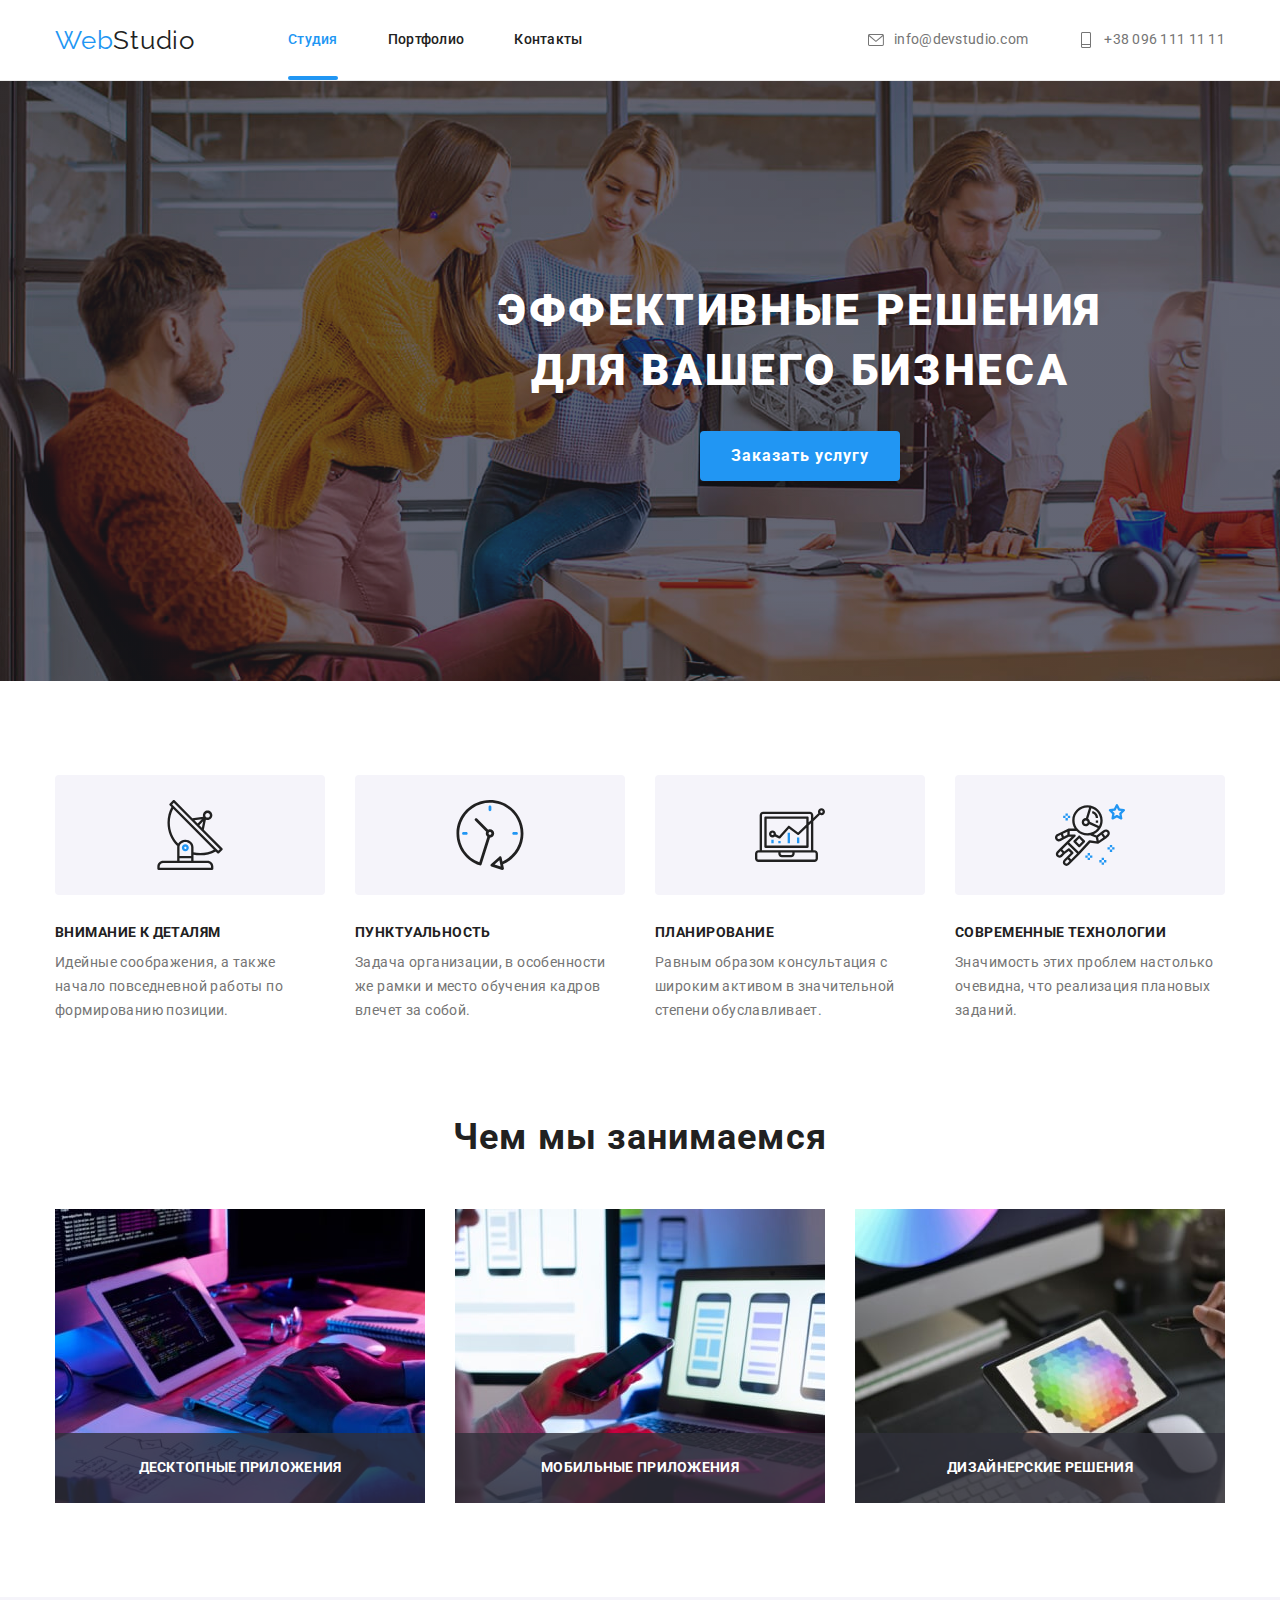
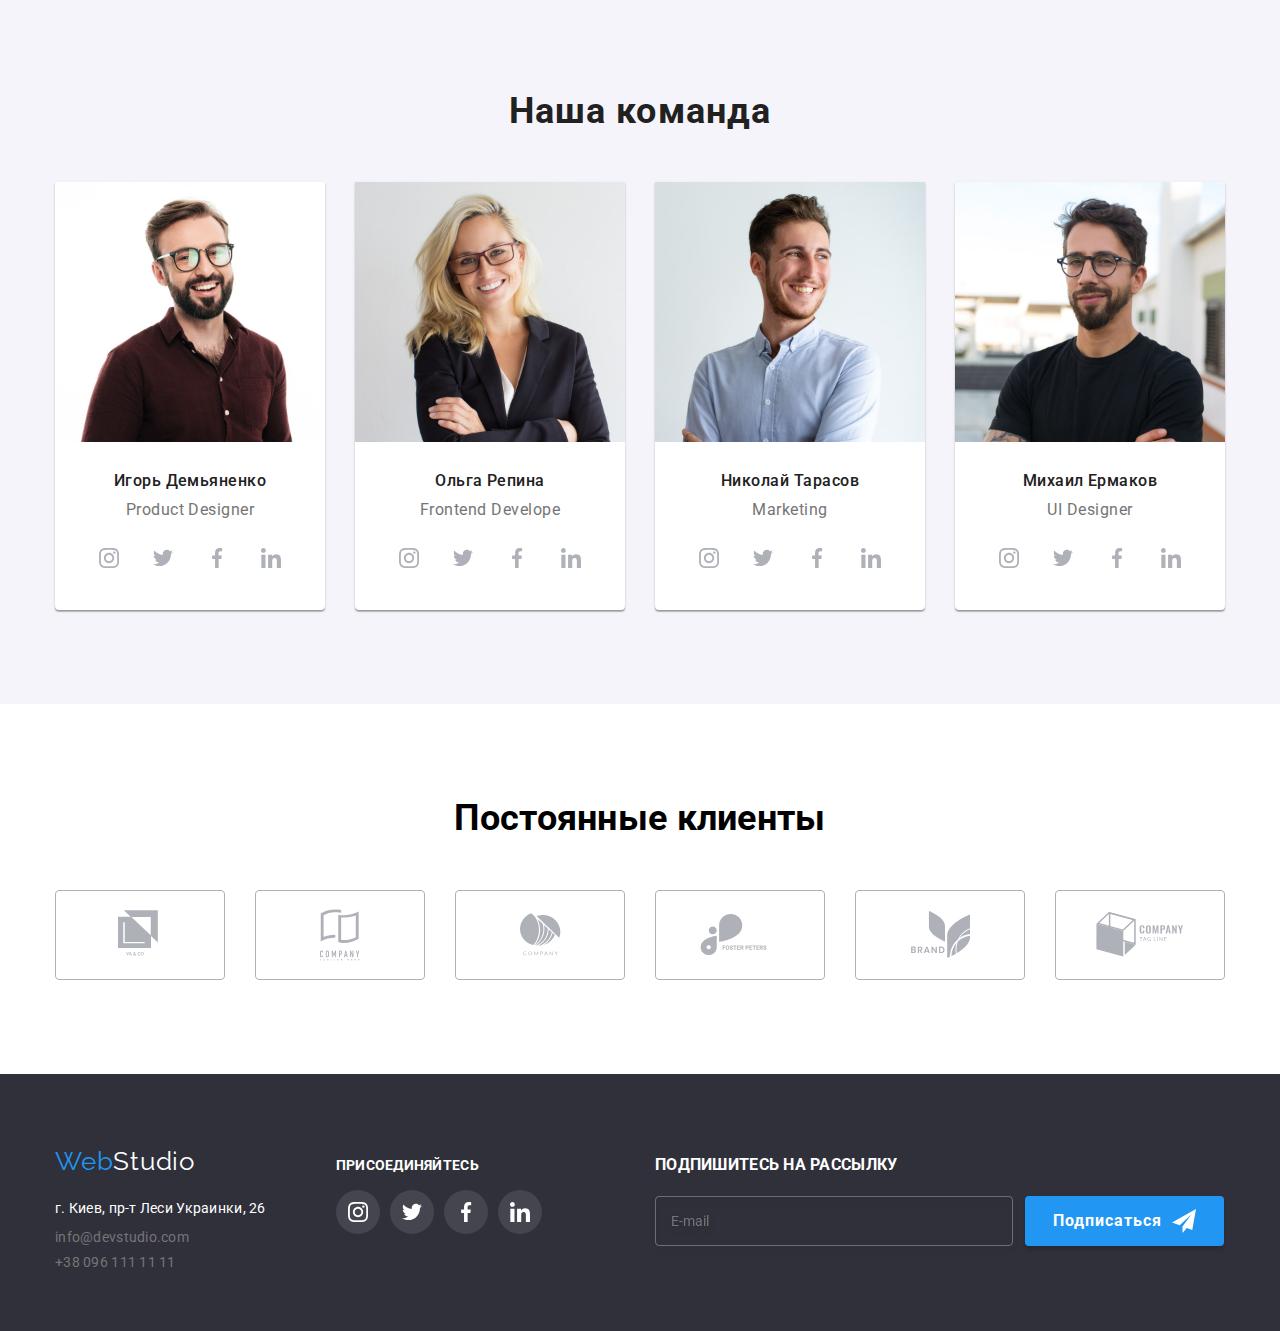
<file: index.html>
<!DOCTYPE html>
<html lang="ru">

<head>
    <meta charset="UTF-8" />
    <meta name="viewport" content="width=device-width, initial-scale=1.0" />
    <title>Git rules</title>
    <link rel="stylesheet" href="https://cdnjs.cloudflare.com/ajax/libs/modern-normalize/1.0.0/modern-normalize.css" />
    <link rel="preconnect" href="https://fonts.gstatic.com" />
    <link
        href="https://fonts.googleapis.com/css2?family=Raleway:wght@700&family=Roboto:wght@400;500;700;900&display=swap"
        rel="stylesheet" />
    <link rel="stylesheet" href="./css/style.css" />
    <link rel="preconnect" href="https://fonts.gstatic.com" />
</head>

<body>
    <!--Шапка-->

    <header class="header">
        <div class="container">
            <nav class="list-nav">
                <a href="index.html" class="WebStudio">Web<span class="Studio-">Studio</span></a>
                <ul class="list-no-style-nav">
                    <li class="item">
                        <a href="" class="studio">Студия
                            <div class="border"></div>
                        </a>
                    </li>
                    <li class="item">
                        <a href="portfolio.html" class="portfolio">Портфолио
                            <div class="border"></div>
                        </a>
                    </li>
                    <li class="item">
                        <a href="" class="contact">Контакты
                            <div class="border"></div>
                        </a>
                    </li>
                </ul>
            </nav>

            <ul class="mailtel">
                <li class="item">
                    <a href="mailto:info@devstudio.com" class="mailto"  target="blank">info@devstudio.com

                        <svg width="16px" height="16px" class="envelope">
                            <use href="./sprite.svg#icon-envelope"></use>
                        </svg>
                        <div class="border"></div>
                    </a>
                </li>

                <li class="item">
                    <a href="tel:380961111111" class="tel">+38 096 111 11 11
                        <svg width="16" height="16" class="Vector">
                            <use href="./sprite.svg#icon-Vector"></use>
                        </svg>
                        <div class="border"></div>
                    </a>
                </li>
            </ul>
        </div>
    </header>

    <main>
        <!--Эффективные решения для вашего бизнеса-->

        <section class="effect">
            <div class="effect-container">
                <h1 class="business">
                    Эффективные решения <br />
                    для вашего бизнеса
                </h1>
                <button type="button" class="button" data-modal-open>
                    Заказать услугу
                </button>
            </div>
        </section>

        <!--Задачи-->
        <section class="tasks">
            <div class="container">
                <h2 class="task">Задачи</h2>

                <ul class="list-no-style-tasks">
                    <li class="tasks-heading">
                        <div class="icon">
                            <svg width="70" height="70" class="antenna">
                                <use href="./sprite.svg#icon-antenna"></use>
                            </svg>
                        </div>
                        <h3>ВНИМАНИЕ К ДЕТАЛЯМ</h3>
                        <p>
                            Идейные соображения, а также начало повседневной
                            работы по формированию позиции.
                        </p>
                    </li>
                    <li class="tasks-heading">
                        <div class="icon">
                            <svg width="70" height="70">
                                <use href="./sprite.svg#icon-clock"></use>
                            </svg>
                        </div>
                        <h3>ПУНКТУАЛЬНОСТЬ</h3>
                        <p>
                            Задача организации, в особенности же рамки и
                            место обучения кадров влечет за собой.
                        </p>
                    </li>
                    <li class="tasks-heading">
                        <div class="icon">
                            <svg width="70" height="70">
                                <use href="./sprite.svg#icon-diagram"></use>
                            </svg>
                        </div>
                        <h3>ПЛАНИРОВАНИЕ</h3>
                        <p>
                            Равным образом консультация с широким активом в
                            значительной степени обуславливает.
                        </p>
                    </li>
                    <li class="tasks-heading">
                        <div class="icon">
                            <svg width="70" height="70">
                                <use href="./sprite.svg#icon-astronaut"></use>
                            </svg>
                        </div>
                        <h3>СОВРЕМЕННЫЕ ТЕХНОЛОГИИ</h3>
                        <p>
                            Значимость этих проблем настолько очевидна, что
                            реализация плановых заданий.
                        </p>
                    </li>
                </ul>
            </div>
        </section>

        <!---Чем мы занимаемся-->
        <section class="img-list">
            <div class=" container ">
                <h2 class="img">Чем мы занимаемся</h2>
                <ul class="list-no-style-img">
                    <li>
                        <div class="thumb">
                            <img src="./img/img.jpg" alt="IT Картинкка" width="370" title="IT Картинкка" />
                            <div class="thumb-label">
                                <h3 class="label">ДЕСКТОПНЫЕ ПРИЛОЖЕНИЯ</h3>
                            </div>
                        </div>
                    </li>
                    <li>
                        <div class="thumb">
                            <img src="./img/img(1).jpg" alt="IT Картинкка" width="370" title="IT Картинкка" />
                            <div class="thumb-label">
                                <h3 class="label">МОБИЛЬНЫЕ ПРИЛОЖЕНИЯ</h3>
                            </div>
                        </div>
                    </li>
                    <li>
                        <div class="thumb">
                            <img src="./img/img(2).jpg" alt="IT Картинкка" width="370" title="IT Картинкка" />
                            <div class="thumb-label">
                                <h3 class="label">ДИЗАЙНЕРСКИЕ РЕШЕНИЯ</h3>
                            </div>
                        </div>
                    </li>
                </ul>
            </div>
        </section>

        <!--Наша команда-->
        <section class="team">
            <div class="container">
                <h2>Наша команда</h2>
                <ul class="list-no-style-team">
                    <li class="img-team">
                        <img src="./img/Игорь.jpg" alt="Игорь Демьяненко" width="270" title="Игорь Демьяненко" />
                        <div class="img-container">
                            <h3>Игорь Демьяненко</h3>
                            <p>Product Designer</p>
                            <ul class="networks">
                                <li>
                                    <a href="" class="instagram">
                                        <svg class="icon-instagram">
                                            <use href="./sprite.svg#icon-instagram"></use>
                                        </svg>
                                    </a>
                                </li>
                                <li>
                                    <a href="" class="twitter">
                                        <svg class="icon-twitter">
                                            <use href="./sprite.svg#icon-twitter"></use>
                                        </svg>
                                    </a>
                                </li>
                                <li>
                                    <a href="" class="facebook">
                                        <svg class="icon-facebook">
                                            <use href="./sprite.svg#icon-facebook"></use>
                                        </svg>
                                    </a>
                                </li>
                                <li>
                                    <a href="" class="linkedin">
                                        <svg class="icon-linkedin">
                                            <use href="./sprite.svg#icon-linkedin"></use>
                                        </svg>
                                    </a>
                                </li>
                            </ul>
                        </div>
                    </li>
                    <li class="img-team">
                        <img src="./img/Ольга.jpg" alt="Ольга Репина" width="270" title="Ольга Репина" />
                        <div class="img-container">
                            <h3>Ольга Репина</h3>
                            <p>Frontend Develope</p>
                            <ul class="networks">
                                <li>
                                    <a href="" class="instagram">
                                        <svg class="icon-instagram">
                                            <use href="./sprite.svg#icon-instagram"></use>
                                        </svg>
                                    </a>
                                </li>
                                <li>
                                    <a href="" class="twitter">
                                        <svg class="icon-twitter">
                                            <use href="./sprite.svg#icon-twitter"></use>
                                        </svg>
                                    </a>
                                </li>
                                <li>
                                    <a href="" class="facebook">
                                        <svg class="icon-facebook">
                                            <use href="./sprite.svg#icon-facebook"></use>
                                        </svg>
                                    </a>
                                </li>
                                <li>
                                    <a href="" class="linkedin">
                                        <svg class="icon-linkedin">
                                            <use href="./sprite.svg#icon-linkedin"></use>
                                        </svg>
                                    </a>
                                </li>
                            </ul>
                        </div>
                    </li>
                    <li class="img-team">
                        <img src="./img/Николай.jpg" alt="Николай Тарасов" width="270" title="Николай Тарасов" />
                        <div class="img-container">
                            <h3>Николай Тарасов</h3>
                            <p><span>Marketing</span></p>
                            <ul class="networks">
                                <li>
                                    <a href="" class="instagram">
                                        <svg class="icon-instagram">
                                            <use href="./sprite.svg#icon-instagram"></use>
                                        </svg>
                                    </a>
                                </li>
                                <li>
                                    <a href="" class="twitter">
                                        <svg class="icon-twitter">
                                            <use href="./sprite.svg#icon-twitter"></use>
                                        </svg>
                                    </a>
                                </li>
                                <li>
                                    <a href="" class="facebook">
                                        <svg class="icon-facebook">
                                            <use href="./sprite.svg#icon-facebook"></use>
                                        </svg>
                                    </a>
                                </li>
                                <li>
                                    <a href="" class="linkedin">
                                        <svg class="icon-linkedin">
                                            <use href="./sprite.svg#icon-linkedin"></use>
                                        </svg>
                                    </a>
                                </li>
                            </ul>
                        </div>
                    </li>
                    <li class="img-team">
                        <img src="./img/Михаил.jpg" alt="Михаил Ермаков" width="270" title="Михаил Ермаков" />
                        <div class="img-container">
                            <h3>Михаил Ермаков</h3>
                            <p>UI Designer</p>
                            <ul class="networks">
                                <li>
                                    <a href="" class="instagram">
                                        <svg class="icon-instagram">
                                            <use href="./sprite.svg#icon-instagram"></use>
                                        </svg>
                                    </a>
                                </li>
                                <li>
                                    <a href="" class="twitter">
                                        <svg class="icon-twitter">
                                            <use href="./sprite.svg#icon-twitter"></use>
                                        </svg>
                                    </a>
                                </li>
                                <li>
                                    <a href="" class="facebook">
                                        <svg class="icon-facebook">
                                            <use href="./sprite.svg#icon-facebook"></use>
                                        </svg>
                                    </a>
                                </li>
                                <li>
                                    <a href="" class="linkedin">
                                        <svg class="icon-linkedin">
                                            <use href="./sprite.svg#icon-linkedin"></use>
                                        </svg>
                                    </a>
                                </li>
                            </ul>
                        </div>
                    </li>
                </ul>
            </div>
        </section>

        <section class="clients">
            <h2>Постоянные клиенты</h2>
                <ul class="clients-company">
                    <li>
                        <a href="" class="logo">
                            <svg class="icon-logo1">
                                <use href="./sprite.svg#icon-logo1"></use>
                            </svg>
                        </a>
                    </li>
                    <li>
                        <a href="" class="logo">
                            <svg class="icon-logo2">
                                <use href="./sprite.svg#icon-logo2"></use>
                            </svg>
                        </a>
                    </li>
                    <li>
                        <a href="" class="logo">
                            <svg class="icon-logo3">
                                <use href="./sprite.svg#icon-logo3"></use>
                            </svg>
                        </a>
                    </li>
                    <li>
                        <a href="" class="logo">
                            <svg class="icon-logo4">
                                <use href="./sprite.svg#icon-logo4"></use>
                            </svg>
                        </a>
                    </li>
                    <li>
                        <a href="" class="logo">
                            <svg class="icon-logo5">
                                <use href="./sprite.svg#icon-logo5"></use>
                            </svg>
                        </a>
                    </li>
                    <li>
                        <a href="" class="logo">
                            <svg class="icon-logo6">
                                <use href="./sprite.svg#icon-logo6"></use>
                            </svg>
                        </a>
                    </li>
                </ul>
        </section>
    </main>

    <!--Футер-->
    <footer class="footer">
        <div class="container">
            <div>
                <a href="index.html" class="WebStudios">Web<span class="Studio">Studio</span></a>
                <address>г. Киев, пр-т Леси Украинки, 26</address>
                <ul class="mailtel-list">
                    <li>
                        <a href="mailto:info@devstudio.com" class="mailtel-a" target="_blank">info@devstudio.com</a>
                    </li>
                    <li>
                        <a href="tel:380961111111" class="mailtel-b">+38 096 111 11 11</a>
                    </li>
                </ul>
            </div>

            <div class="social">
                <h3>ПРИСОЕДИНЯЙТЕСЬ</h3>
                <ul class="networks">
                    <li>
                        <a href="" class="footer-instagram">
                            <svg class="icon-instagram">
                                <use href="./sprite.svg#icon-instagram"></use>
                            </svg>
                        </a>
                    </li>
                    <li>
                        <a href="" class="footer-twitter">
                            <svg class="icon-twitter">
                                <use href="./sprite.svg#icon-twitter"></use>
                            </svg>
                        </a>
                    </li>
                    <li>
                        <a href="" class="footer-facebook">
                            <svg class="icon-facebook">
                                <use href="./sprite.svg#icon-facebook"></use>
                            </svg>
                        </a>
                    </li>
                    <li>
                        <a href="" class="footer-linkedin">
                            <svg class="icon-linkedin">
                                <use href="./sprite.svg#icon-linkedin"></use>
                            </svg>
                        </a>
                    </li>
                </ul>
            </div>
            <div class="footer-mail">
                <h3>ПОДПИШИТЕСЬ НА РАССЫЛКУ</h3>
                <form class="form-mailing">
                    <input type="email" name="mail" id="mail-footer" placeholder="E-mail" />
                    <label for="mail"></label>
                    <button type="submit" class="btn-sent">
                        Подписаться
                        <svg width="24" height="24">
                            <use href="./sprite.svg#icon-telegram"></use>
                        </svg>
                    </button>
                </form>
            </div>
        </div>
    </footer>

    
    <div class="backdrop is-hidden" data-modal>
        <div class="modal">
            <button type="button" class="modal-close-btn" data-modal-close>
                <svg width="30" height="30">
                    <use href="./sprite.svg#icon-close"></use>
                </svg>
            </button>
            <form class="modal-form">
                <h3>Оставьте свои данные, мы вам перезвоним</h3>
                <div class="form-field">
                    <label for="name">Имя</label>
                    <input type="text" name="name" id="name" autofocus />
                    <svg width="13" height="13">
                        <use href="./sprite.svg#icon-people"></use>
                    </svg>
                </div>
                <div class="form-field">
                    <label for="tel">Телефон</label>
                    <input type="tel" name="tel" id="tel" />
                    <svg width="13" height="13">
                        <use href="./sprite.svg#icon-telephone"></use>
                    </svg>
                </div>
                <div class="form-field">
                    <label for="mail">Почта</label>
                    <input type="email" name="mail" id="mail" />
                    <svg width="13" height="13">
                        <use href="./sprite.svg#icon-mail"></use>
                    </svg>
                </div>
                <div class="form-field">
                    <label for="comment">Комментарий </label>
                    <textarea name="comment" id="comment" rows="5" placeholder="Введите текст"></textarea>
                </div>
                <div class="form-field ch-box">
                    <label for="policy">
                        <input type="checkbox" name="policy" id="policy" class="checkbox" />
                        <span class="icon-modal"></span>
                        Соглашаюсь с рассылкой и принимаю
                        <a href="" target="_blank">Условия договора</a>
                    </label>
                </div>
    
                <button type="submit" class="modal-btn-sent">Отправить</button>
            </form>
        </div>
    </div>

    <script src="./modal.js/modal.js"></script>

</body>

</html>
</file>
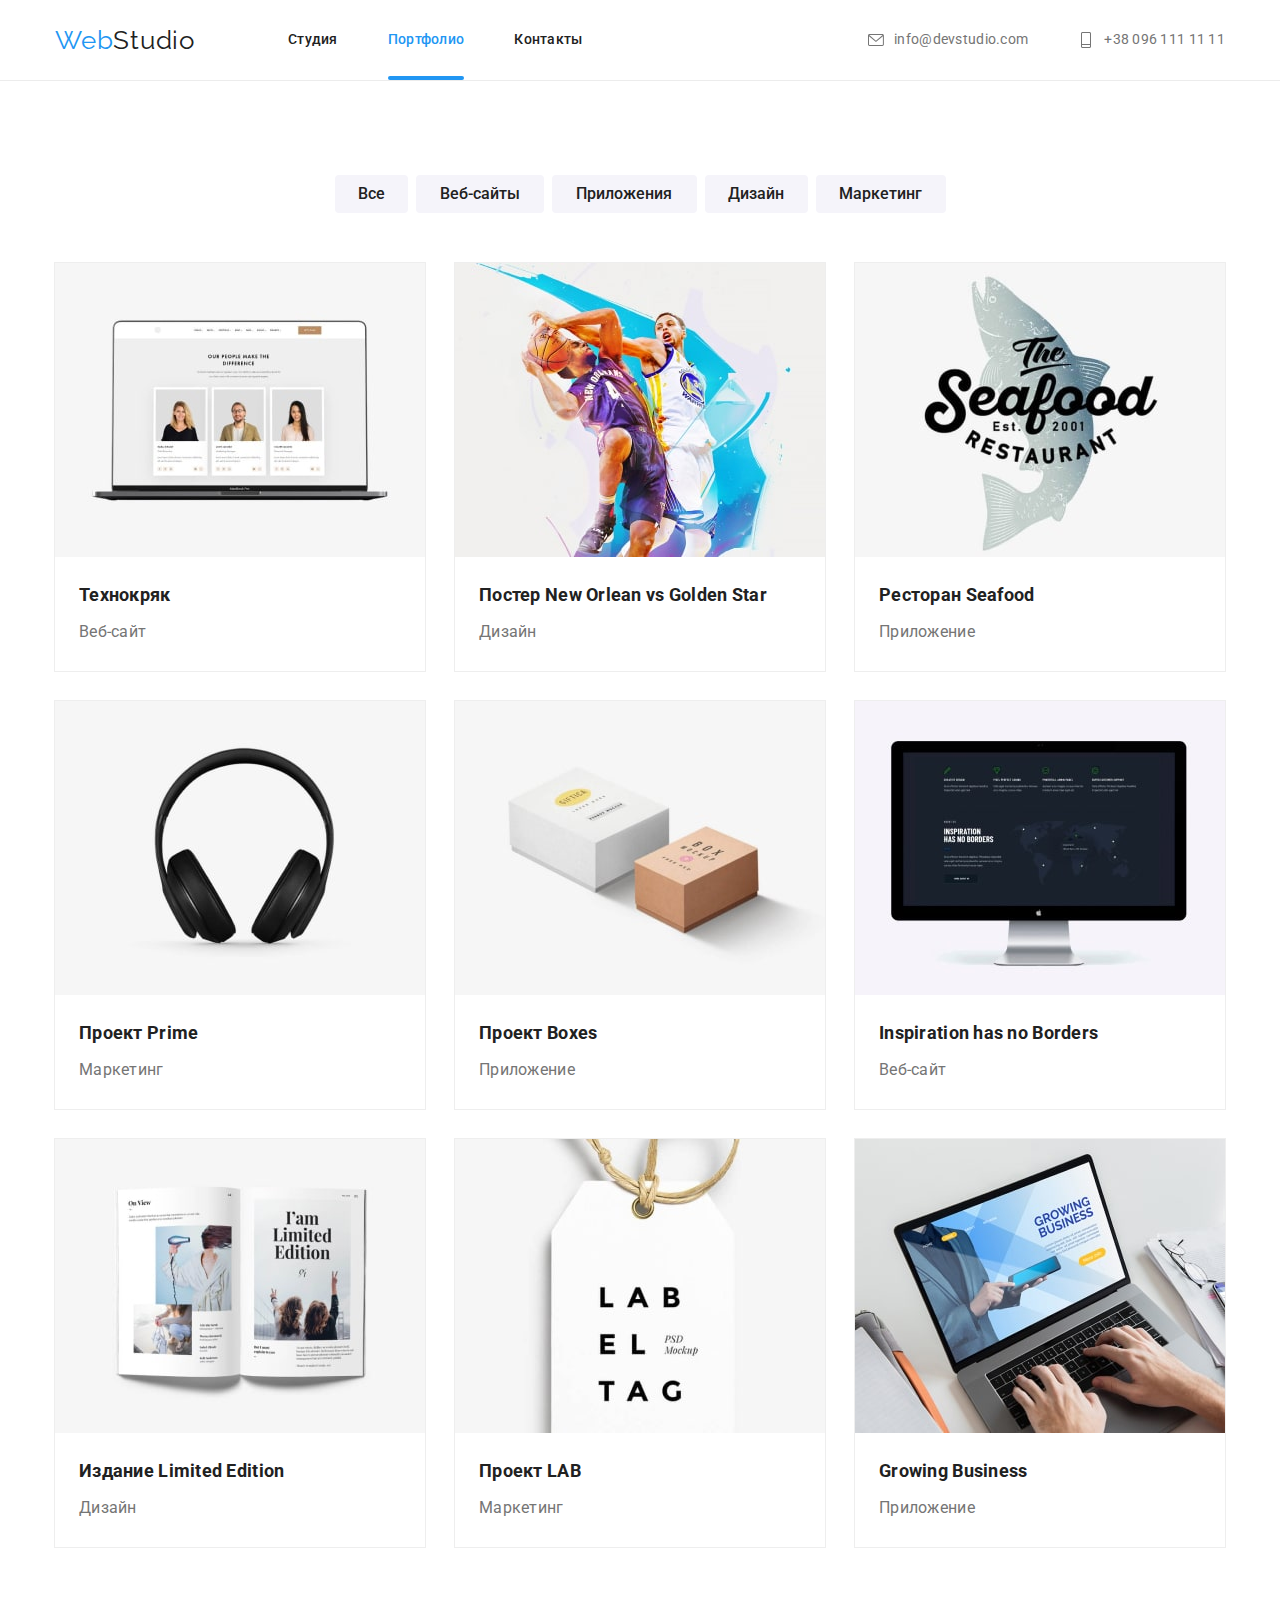
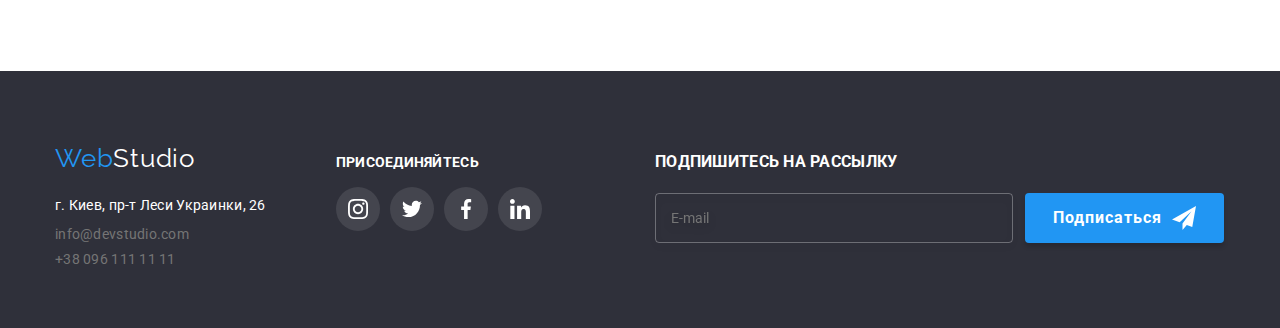
<file: portfolio.html>
<!DOCTYPE html>
<html lang="ru">

<head>
    <meta charset="UTF-8" />
    <meta name="viewport" content="width=device-width, initial-scale=1.0" />
    <title>Git rules</title>
    <link rel="stylesheet" href="https://cdnjs.cloudflare.com/ajax/libs/modern-normalize/1.0.0/modern-normalize.css" />
    <link rel="preconnect" href="https://fonts.gstatic.com" />
    <link
        href="https://fonts.googleapis.com/css2?family=Raleway:wght@700&family=Roboto:wght@400;500;700;900&display=swap"
        rel="stylesheet" />
    <link rel="stylesheet" href="./css/style.css" />
</head>

<body>
    <!--Шапка-->

    <header class="header">
        <div class="container">
            <nav class="list-nav">
                <a href="index.html" class="WebStudio">Web<span class="Studio-">Studio</span></a>
                <ul class="list-no-style-nav">
                    <li class="item">
                        <a href="./index.html" class="studioo">Студия
                        <div class="border"></div>
                    </a>
                    </li>
                    <li class="item">
                        <a href="" class="portfolioo">Портфолио
                            <div class="border"></div>
                        </a>
                    </li>
                    <li class="item">
                        <a href="" class="contact">Контакты
                            <div class="border"></div>
                        </a>
                    </li>
                </ul>
            </nav>
            <ul class="mailtel">
                <li class="item">
                    <a href="mailto:info@devstudio.com" class="mailto" target="_blank">info@devstudio.com
                        <svg width="16px" height="16px" class="envelope">
                            <use href="./sprite.svg#icon-envelope"></use>
                        </svg>
                        <div class="border"></div>
                    </a>
                </li>

                <li class="item">
                    <a href="tel:380961111111" class="tel">+38 096 111 11 11
                        <svg width="16" height="16" class="Vector">
                            <use href="./sprite.svg#icon-Vector"></use>
                        </svg>
                        <div class="border"></div>
                    </a>
                </li>
            </ul>
        </div>
    </header>

    <!--Наши работы-->
    <main>
        <section class="portfolio-section">
            <div class="container">
                <h1 class="works">Наши работы</h1>
                <ul class="list-no-style-button">
                    <li class="list-button">
                        <button type="button" class="button-type-a">
                            Все
                        </button>
                    </li>
                    <li class="list-button">
                        <button type="button" class="button-type-b">
                            Веб-сайты
                        </button>
                    </li>
                    <li class="list-button">
                        <button type="button" class="button-type-c">
                            Приложения
                        </button>
                    </li>
                    <li class="list-button">
                        <button type="button" class="button-type-d">
                            Дизайн
                        </button>
                    </li>
                    <li>
                        <button type="button" class="button-type-e">
                            Маркетинг
                        </button>
                    </li>
                </ul>

                <ul class="work">
                    <li class="list-no-style-work">
                        <a href="" class="thumb-img">
                            <div class="thumb-img">
                                <img src="./img/Технокряк.jpg" alt="Технокряк">
                                <div class="work-img">
                                    <h4 class="thumb-work">Технокряк это современная площадка распространения коронавируса. Компании
                                        используют эту платформу для цифрового
                                        шпионажа и атак на защищённые сервера конкурентов.</h4>
                                </div>
                            </div>
                            <div class="work-img-container">
                                <h2>Технокряк</h2>
                                <p>Веб-сайт</p>
                            </div>
                        </a>
                    </li>
                    <li class="list-no-style-work">
                        <a href="" class="thumb-img">
                            <div class="thumb-img">
                                <img src="./img/ПостерNewOrleanvsGoldenStar.jpg" alt="Постер New Orlean vs Golden Star">
                                <div class="work-img">
                                    <h4 class="thumb-work">Технокряк это современная площадка распространения коронавируса. Компании
                                        используют эту
                                        платформу для цифрового
                                        шпионажа и атак на защищённые сервера конкурентов.</h4>
                                </div>
                            </div>
                            <div class="work-img-container">
                                <h2>Постер New Orlean vs Golden Star</h2>
                                <p>Дизайн</p>
                            </div>
                        </a>
                    </li>
                    <li class="list-no-style-work">
                        <a href="" class="thumb-img">
                            <div class="thumb-img">
                                <img src="./img/РесторанSeafood.jpg" alt="Ресторан Seafood">
                                <div class="work-img">
                                    <h4 class="thumb-work">Технокряк это современная площадка распространения коронавируса. Компании
                                        используют эту платформу для цифрового
                                        шпионажа и атак на защищённые сервера конкурентов.</h4>
                                </div>
                            </div>
                            <div class="work-img-container">
                                <h2>Ресторан Seafood</h2>
                                <p>Приложение</p>
                            </div>
                        </a>
                    </li>
                    <li class="list-no-style-work">
                        <a href="" class="thumb-img">
                            <div class="thumb-img">
                                <img src="./img/ПроектPrime.jpg" alt="Проект Prime">
                                <div class="work-img">
                                    <h4 class="thumb-work">Технокряк это современная площадка распространения коронавируса. Компании
                                        используют эту
                                        платформу для цифрового
                                        шпионажа и атак на защищённые сервера конкурентов.</h4>
                                </div>
                            </div>
                            <div class="work-img-container">
                                <h2>Проект Prime</h2>
                                <p>Маркетинг</p>
                            </div>
                        </a>
                    </li>
                    <li class="list-no-style-work">
                        <a href="" class="thumb-img">
                            <div class="thumb-img">
                                <img src="./img/ПроектBoxes.jpg" alt="Проект Boxes">
                                <div class="work-img">
                                    <h4 class="thumb-work">Технокряк это современная площадка распространения коронавируса. Компании
                                        используют эту
                                        платформу для цифрового
                                        шпионажа и атак на защищённые сервера конкурентов.</h4>
                                </div>
                            </div>
                            <div class="work-img-container">
                                <h2>Проект Boxes</h2>
                                <p>Приложение</p>
                            </div>
                        </a>
                    </li>
                    <li class="list-no-style-work">
                        <a href="" class="thumb-img">
                            <div class="thumb-img">
                                <img src="./img/InspirationhasnoBorders.jpg" alt="Inspiration has no Borders">
                                <div class="work-img">
                                    <h4 class="thumb-work">Технокряк это современная площадка распространения коронавируса. Компании
                                        используют эту
                                        платформу для цифрового
                                        шпионажа и атак на защищённые сервера конкурентов.</h4>
                                </div>
                            </div>
                            <div class="work-img-container">
                                <h2>Inspiration has no Borders</h2>
                                <p>Веб-сайт</p>
                            </div>
                        </a>
                    </li>
                    <li class="list-no-style-work">
                        <a href="" class="thumb-img">
                            <div class="thumb-img">
                                <img src="./img/ИзданиеLimitedEdition.jpg" alt="Издание Limited Edition">
                                <div class="work-img">
                                    <h4 class="thumb-work">Технокряк это современная площадка распространения коронавируса. Компании
                                        используют эту
                                        платформу для цифрового
                                        шпионажа и атак на защищённые сервера конкурентов.</h4>
                                </div>
                            </div>
                            <div class="work-img-container">
                                <h2>Издание Limited Edition</h2>
                                <p>Дизайн</p>
                            </div>
                        </a>
                    </li>
                    <li class="list-no-style-work">
                        <a href="" class="thumb-img">
                            <div class="thumb-img">
                                <img src="./img/ПроектLAB.jpg" alt="Проект LAB">
                                <div class="work-img">
                                    <h4 class="thumb-work">Технокряк это современная площадка распространения коронавируса. Компании
                                        используют эту
                                        платформу для цифрового
                                        шпионажа и атак на защищённые сервера конкурентов.</h4>
                                </div>
                            </div>
                            <div class="work-img-container">
                                <h2>Проект LAB</h2>
                                <p>Маркетинг</p>
                            </div>
                        </a>
                    </li>
                    <li class="list-no-style-work">
                        <a href="" class="thumb-img">
                            <div class="thumb-img">
                                <img src="./img/GrowingBusiness.jpg" alt="Growing Business">
                                <div class="work-img">
                                    <h4 class="thumb-work">Технокряк это современная площадка распространения коронавируса. Компании
                                        используют эту
                                        платформу для цифрового
                                        шпионажа и атак на защищённые сервера конкурентов.</h4>
                                </div>
                            </div>
                            <div class="work-img-container">
                                <h2>Growing Business</h2>
                                <p>Приложение</p>
                            </div>
                        </a>
                    </li>
                </ul>
            </div>
        </section>
    </main>

    <!--Футер-->
    <footer class="footer">
        <div class="container">
            <div>
                <a href="index.html" class="WebStudios">Web<span class="Studio">Studio</span></a>
                <address>г. Киев, пр-т Леси Украинки, 26</address>
                <ul class="mailtel-list">
                    <li>
                        <a href="mailto:info@devstudio.com" class="mailtel-a" target="_blank">info@devstudio.com</a>
                    </li>
                    <li>
                        <a href="tel:380961111111" class="mailtel-b">+38 096 111 11 11</a>
                    </li>
                </ul>
            </div>

            <div class="social">
                <h3>ПРИСОЕДИНЯЙТЕСЬ</h3>
                <ul class="networks">
                    <li>
                        <a href="" class="footer-instagram">
                            <svg class="icon-instagram">
                                <use href="./sprite.svg#icon-instagram"></use>
                            </svg>
                        </a>
                    </li>
                    <li>
                        <a href="" class="footer-twitter">
                            <svg class="icon-twitter">
                                <use href="./sprite.svg#icon-twitter"></use>
                            </svg>
                        </a>
                    </li>
                    <li>
                        <a href="" class="footer-facebook">
                            <svg class="icon-facebook">
                                <use href="./sprite.svg#icon-facebook"></use>
                            </svg>
                        </a>
                    </li>
                    <li>
                        <a href="" class="footer-linkedin">
                            <svg class="icon-linkedin">
                                <use href="./sprite.svg#icon-linkedin"></use>
                            </svg>
                        </a>
                    </li>
                </ul>
            </div>
            <div class="footer-mail">
                <h3>ПОДПИШИТЕСЬ НА РАССЫЛКУ</h3>
                <form class="form-mailing">
                    <input type="email" name="mail" id="mail" placeholder="E-mail" />
                    <label for="mail"></label>
                    <button type="submit" class="btn-sent">
                        Подписаться
                        <svg width="24" height="24">
                            <use href="./sprite.svg#icon-telegram"></use>
                        </svg>
                    </button>
                </form>
            </div>
        </div>
    </footer>
</body>

</html>
</file>
<file: css/style.css>
body {
  font-family: Roboto, sans-serif;
  font-style: normal;
  background: #ffffff;
  font-size: 14px;
  line-height: 1.14;
  letter-spacing: 0.02em;
}

:root {
  --color: #757575;
  --colot-text: #212121;
  --color-hover: #2196f3;
  --background: #2f303a;
  --text-text: #ffffff;
  --background-team: #f5f4fa;
  --icon: #afb1b8;
}

img {
  display: block;
  max-width: 100%;
  height: auto;
}

.list-no-style {
  list-style: none;
  display: flex;
}

.list-no-style-nav .item + .item {
  margin-left: 50px;
}

.header a:hover,
.header a:focus,
.header a:active {
  color: var(--color-hover);
}

.header {
  border-bottom: 1px solid #ececec;
}

.header .container {
  display: flex;
  justify-content: space-between;
  align-items: center;
}

.container {
  width: 1200px;
  padding-left: 15px;
  padding-right: 15px;
  margin-left: auto;
  margin-right: auto;
}

.list-nav {
  display: flex;
  align-items: center;
}

.list-no-style-nav {
  list-style: none;
  display: flex;
  padding: 0;
  margin: 0;
  align-items: center;
}

.WebStudio {
  font-size: 26px;
  line-height: 1.19;
  letter-spacing: 0.03em;
  color: var(--color-hover);
  text-decoration: none;
  font-family: Raleway;
  display: block;
  margin-right: 93px;
  transition-duration: 250ms;
}

.studio {
  position: relative;
  color: var(--color-hover);
  font-weight: 500;
  text-decoration: none;
}

.list-no-style-nav .studio::after {
  content: "";
  position: absolute;
  bottom: 0;
  left: 0;
  width: 100%;
  height: 4px;
  background: #2196f3;
  border-radius: 2px;
}

.portfolio {
  position: relative;
  color: var(--colot-text);
  font-weight: 500;
  text-decoration: none;
}
.contact {
  position: relative;
  color: var(--colot-text);
  font-weight: 500;
  text-decoration: none;
}

.studio,
.portfolio,
.contact {
  display: block;
  padding-top: 32px;
  padding-bottom: 32px;
  transition-duration: 250ms;
}

.mailto {
  position: relative;
  list-style: none;
  color: var(--color);
  fill: var(--color);
  text-decoration: none;
  padding-top: 32px;
  padding-bottom: 32px;
  transition-duration: 250ms;
}

.envelope {
  margin-right: 10px;
}

.Vector {
  margin-right: 10px;
}

.mailtel .mailto {
  display: flex;
  flex-direction: row-reverse;
}

.mailtel .tel {
  display: flex;
  flex-direction: row-reverse;
}

.tel {
  position: relative;
  list-style: none;
  color: var(--color);
  fill: var(--color);
  text-decoration: none;
  padding-top: 32px;
  padding-bottom: 32px;
  transition-duration: 250ms;
}

.mailtel .mailto .tel {
  list-style: none;
  color: var(--color);
  text-decoration: none;
  display: block;
  padding-top: 32px;
  padding-bottom: 32px;
}

.mailtel {
  display: flex;
  list-style: none;
  padding: 0;
  margin: 0;
}

.mailtel .item + .item {
  padding-left: 50px;
}

.mailtel a:hover,
.mailtel a:focus {
  color: var(--color-hover);
  fill: var(--color-hover);
}

.effect {
  background-color: var(--background);
  justify-content: center;
  align-items: center;
  padding-bottom: 200px;
  padding-top: 200px;
  display: flex;
  background-image: linear-gradient(
      rgba(47, 48, 58, 0.4),
      rgba(47, 48, 58, 0.4)
    ),
    url(../img/Img.png);
  width: 1600px;
  height: 600px;
  background-repeat: no-repeat;
  background-size: cover;
  margin: auto;
}

.effect-container {
  width: 696px;
  text-transform: uppercase;
}

.icon {
  width: 270px;
  height: 120px;
  background: #f5f4fa;
  border-radius: 4px;
  display: flex;
  justify-content: center;
  align-items: center;
  margin-bottom: 30px;
}

.business {
  font-weight: 900;
  font-size: 44px;
  line-height: 1.36;
  text-align: center;
  letter-spacing: 0.06em;
  text-transform: uppercase;
  color: var(--text-text);
  margin-top: 0px;
  margin-bottom: 0px;
}
.button {
  border: none;
  position: relative;
  left: 50%;
  transform: translate(-50%, 0);
  background-color: var(--color-hover);
  box-shadow: 0px 4px 4px rgba(0, 0, 0, 0.15);
  border-radius: 4px;
  font-family: inherit;
  margin-top: 30px;
  width: 200px;
  height: 50px;
  cursor: pointer;
  outline: none;
  color: var(--text-text);
  font-weight: bold;
  font-size: 16px;
  line-height: 1.87;
  letter-spacing: 0.06em;
  padding: 0;
}

.backdrop {
  background-color: rgba(0, 0, 0, 0.5);
  position: fixed;
  top: 0;
  left: 0;
  width: 100%;
  height: 100%;
  opacity: 1;
  transition: 1000ms;
}

.backdrop.is-hidden {
  opacity: 0;
  pointer-events: none;
  visibility: hidden;
}

.backdrop .modal {
  position: absolute;
  top: 50%;
  left: 50%;

  height: 581px;
  width: 528px;
  padding: 40px;

  background-color: #fff;
  border-radius: 4px;

  transform: translate(-50%, -50%) scale(1);
  transition-property: transform;
  transition-duration: 250ms;
  transition-timing-function: cubic-bezier(0.4, 0, 0.2, 1);
}
.modal-form h3 {
  font-weight: 700;
  font-size: 20px;
  line-height: 1.15;
  text-align: center;
  color: var(--colot-text);
  margin: 0;
}

.form-field {
  position: relative;
  display: flex;
  flex-direction: column;
  margin-top: 10px;
}

.form-field label {
  margin-bottom: 4px;
  font-size: 12px;
  line-height: 1.16;
  letter-spacing: 0.01em;
  color: var(--color);
}

.form-field input,
.form-field textarea {
  border: 1px solid rgba(33, 33, 33, 0.2);
  border-radius: 4px;
  padding: 11px;
  cursor: pointer;
  padding-left: 42px;

  transition-property: border-color;
  transition-duration: 250ms;
  transition-timing-function: cubic-bezier(0.4, 0, 0.2, 1);
}

.form-field textarea {
  padding-left: 16px;
}

.form-field input:focus,
.form-field textarea:focus {
  outline: none;
  border-color: var(--color-hover);
  cursor: text;
}

.form-field input:focus ~ svg {
  fill: var(--color-hover);
}

textarea {
  resize: none;
}

textarea::placeholder {
  color: rgba(117, 117, 117, 0.5);
  font-size: 12px;
  line-height: 1.16;
  letter-spacing: 0.01em;
}

.form-field.ch-box {
  position: relative;
  display: block;
  margin-top: 20px;
}

.form-field.ch-box label a {
  display: inline-block;
  color: var(--color-hover);
  text-decoration: underline;
}

.form-field.ch-box label {
  font-size: 14px;
  line-height: 1.7;
  letter-spacing: 0.03em;

  padding: 0;
  padding-left: 37px;
  color: var(--color);
}

.checkbox {
  position: absolute;
  width: 1px;
  height: 1px;
  margin: -1px;
  border: 0;
  padding: 0;
  clip: rect(0 0 0 0);
  overflow: hidden;
}

.icon-modal::before {
  content: "";
  position: absolute;
  top: 4px;
  left: 14px;

  display: inline-block;
  width: 16px;
  height: 15px;
  margin-right: 8px;

  border: 2px solid var(--colot-text);
  border-radius: 3px;

  transition-property: transform;
  transition-duration: 250ms;
  transition-timing-function: cubic-bezier(0.4, 0, 0.2, 1);
}

.checkbox:checked + .icon-modal::before {
  content: "";
  border-color: transparent;
  background-color: var(--color-hover);
  background-image: url(../svg/check.svg);
  background-size: contain;
  background-origin: border-box;
  background-repeat: no-repeat;
  background-position: center;
}

.checkbox:focus + .icon-modal::before {
  content: "";
  border-color: var(--color-hover);
  background-size: contain;
  background-origin: border-box;
}

.modal-btn-sent {
  display: block;
  border: none;
  background: var(--color-hover);
  box-shadow: 0px 4px 4px rgba(0, 0, 0, 0.15);

  border-radius: 4px;

  padding: 10px 55px;
  margin-top: 30px;
  margin-left: auto;
  margin-right: auto;

  font-weight: bold;
  font-size: 16px;
  line-height: 1.87;
  letter-spacing: 0.06em;
  color: var(--text-text);
}

.form-field svg {
  position: absolute;
  top: 30px;
  left: 12px;
  transition-property: fill;
  transition-duration: 250ms;
  transition-timing-function: cubic-bezier(0.4, 0, 0.2, 1);
}

.modal .modal-close-btn {
  padding: 0;
}

.modal .modal-close-btn {
  background-color: #fff;
  border: none;
  position: absolute;
  top: 8px;
  right: 8px;
  cursor: pointer;
}

.modal .modal-close-btn:hover,
.modal .modal-close-btn:focus {
  fill: var(--color-hover);
}

.task {
  display: none;
  padding-top: 94px;
  padding-bottom: 94px;
}

.tasks {
  padding-top: 94px;
  padding-bottom: 94px;
}

.list-no-style-tasks {
  list-style: none;
  display: flex;
  width: 1170px;
  justify-content: space-between;
  padding: 0;
  margin: 0;
}

.tasks-heading {
  width: 270px;
}

.tasks h3 {
  font-weight: 700;
  font-size: 14px;
  line-height: 1.14;
  letter-spacing: 0.03em;
  color: var(--colot-text);
  margin: 0;
}

.tasks p {
  font-size: 14px;
  line-height: 1.71;
  letter-spacing: 0.03em;
  color: var(--color);
  margin-top: 10px;
  margin-bottom: 0;
}

.img-list {
  padding-bottom: 94px;
}

.img {
  font-weight: 700;
  font-size: 36px;
  line-height: 1.16;
  text-align: center;
  letter-spacing: 0.03em;
  color: var(--colot-text);
  margin: 0px;
}

.list-no-style-img {
  justify-content: space-between;
  margin-top: 50px;
  margin-bottom: 0;
  list-style: none;
  display: flex;
  padding: 0px;
}

.thumb {
  position: relative;
  overflow: hidden;
  background-color: #fff;
}

.thumb-label {
  position: absolute;
  bottom: 0;
  left: 0;
  margin: 0;
  width: 370px;
  height: 70px;
  background: rgba(47, 48, 58, 0.8);
  display: flex;
  align-items: center;
  justify-content: center;
}

.label {
  margin: 0;
  font-weight: 700;
  font-size: 14px;
  line-height: 1.14;
  color: #ffffff;
}

.team {
  background-color: var(--background-team);
  padding: 94px 0;
  text-align: center;
}

.list-no-style-team {
  list-style: none;
  display: flex;
  padding: 0px;
  justify-content: space-between;
  margin: 50px 0 0 0;
}

.img-team {
  width: 270px;
  background: var(--text-text);
  box-shadow: 0px 1px 3px rgba(0, 0, 0, 0.12), 0px 1px 1px rgba(0, 0, 0, 0.14),
    0px 2px 1px rgba(0, 0, 0, 0.2);
  border-radius: 0px 0px 4px 4px;
}

.img-container {
  padding: 30px 32px 30px 32px;
}

.networks {
  list-style: none;
  display: flex;
  width: 206px;
  height: 44px;
  padding: 0;
  justify-content: space-between;
  margin: 16px 0 0 0;
}

.networks li {
  width: 44px;
  height: 44px;
}

.networks a:hover,
.networks a:focus {
  fill: var(--text-text);
  background-color: var(--color-hover);
  border-radius: 25px;
}

.instagram {
  display: flex;
  width: 100%;
  height: 100%;
  fill: var(--icon);
  align-items: center;
  justify-content: center;
  border-radius: 25px;
  transition-duration: 250ms;
}

.icon-instagram {
  width: 20px;
  height: 20px;
}

.twitter {
  display: flex;
  width: 100%;
  height: 100%;
  fill: var(--icon);
  align-items: center;
  justify-content: center;
  border-radius: 25px;
  transition-duration: 250ms;
}

.icon-twitter {
  width: 20px;
  height: 20px;
}

.facebook {
  display: flex;
  width: 100%;
  height: 100%;
  fill: var(--icon);
  align-items: center;
  justify-content: center;
  border-radius: 25px;
  transition-duration: 250ms;
}

.icon-facebook {
  width: 20px;
  height: 20px;
}

.linkedin {
  display: flex;
  width: 100%;
  height: 100%;
  fill: var(--icon);
  align-items: center;
  justify-content: center;
  border-radius: 25px;
  transition-duration: 250ms;
}

.icon-linkedin {
  width: 20px;
  height: 20px;
}

.team h2 {
  font-weight: 700;
  font-size: 36px;
  line-height: 1.16;
  text-align: center;
  letter-spacing: 0.03em;
  color: var(--colot-text);
  margin: 0px;
}

.team h3 {
  font-weight: 500;
  font-size: 16px;
  line-height: 1.18;
  letter-spacing: 0.03em;
  color: var(--colot-text);
  margin: 0 0 10px 0;
}
.team p {
  font-size: 16px;
  line-height: 1.18;
  letter-spacing: 0.03em;
  color: var(--color);
  margin: 0;
  padding: 0;
}

.clients {
  padding-top: 94px;
  padding-bottom: 94px;
  margin: 0 auto;
  width: 1170px;
}

.clients h2 {
  font-weight: 700;
  font-size: 36px;
  line-height: 1.16;
  text-align: center;
  margin: 0;
}

.clients-company {
  list-style: none;
  display: flex;
  justify-content: space-between;
  padding: 0;
  margin: 50px 0 0 0;
}

.clients-company li {
  width: 170px;
  height: 90px;
}

.logo {
  display: flex;
  width: 100%;
  height: 100%;
  border: 1px solid var(--icon);
  border-radius: 4px;
  align-items: center;
  justify-content: center;
  fill: var(--icon);
  transition-duration: 250ms;
}

.clients-company a:hover,
.clients-company a:focus {
  fill: var(--color-hover);
  border: 1px solid var(--color-hover);
}

.icon-logo1 {
  width: 44px;
  height: 49px;
}

.icon-logo2 {
  width: 40px;
  height: 52px;
}

.icon-logo3 {
  width: 41px;
  height: 43px;
}

.icon-logo4 {
  width: 80px;
  height: 42px;
}

.icon-logo5 {
  width: 59px;
  height: 47px;
}

.icon-logo6 {
  width: 88px;
  height: 45px;
}

.footer {
  background: var(--background);
  padding: 60px 0;
}

.footer .container {
  display: flex;
  align-items: baseline;
}

.social {
  margin-left: 70px;
}

.social h3 {
  margin: 0;
  font-weight: 700;
  font-size: 14px;
  line-height: 1.14;
  color: #ffffff;
}

.footer-instagram {
  display: flex;
  width: 100%;
  height: 100%;
  fill: var(--text-text);
  align-items: center;
  justify-content: center;
  border-radius: 25px;
  background: rgba(255, 255, 255, 0.1);
  transition-duration: 250ms;
}

.footer-twitter {
  display: flex;
  width: 100%;
  height: 100%;
  fill: var(--text-text);
  align-items: center;
  justify-content: center;
  border-radius: 25px;
  background: rgba(255, 255, 255, 0.1);
  transition-duration: 250ms;
}

.footer-facebook {
  display: flex;
  width: 100%;
  height: 100%;
  fill: var(--text-text);
  align-items: center;
  justify-content: center;
  border-radius: 25px;
  background: rgba(255, 255, 255, 0.1);
  transition-duration: 250ms;
}

.footer-linkedin {
  display: flex;
  width: 100%;
  height: 100%;
  fill: var(--text-text);
  align-items: center;
  justify-content: center;
  border-radius: 25px;
  background: rgba(255, 255, 255, 0.1);
  transition-duration: 250ms;
}

.WebStudios {
  font-size: 26px;
  line-height: 1.19;
  letter-spacing: 0.03em;
  color: var(--color-hover);
  text-decoration: none;
  font-family: Raleway;
  display: block;
  margin-bottom: 20px;
}

.mailtel-list {
  list-style: none;
  display: flex;
  flex-direction: column;
  margin: 0 0 0 0;
  padding: 0px;
}

.mailtel-a {
  color: var(--color);
  text-decoration: none;
  display: block;
  transition-duration: 250ms;
  margin-top: 9px;
}

.mailtel-b {
  color: var(--color);
  text-decoration: none;
  display: block;
  transition-duration: 250ms;
  margin-top: 9px;
}

.footer address {
  font-style: normal;
  font-size: 14px;
  line-height: 1.71;
  color: var(--text-text);
}

.footer a:hover,
.footer a:focus,
.footer a:active {
  color: var(--color-hover);
}

.footer-mail {
  margin-left: auto;
  width: 570px;
}

.footer-mail h3 {
  font-weight: 700;
  font-size: 16px;
  line-height: 1.87;
  color: var(--text-text);
}

.footer-mail input {
  background-color: transparent;
  border: 1px solid rgba(255, 255, 255, 0.3);
  filter: drop-shadow(0px 4px 4px rgba(0, 0, 0, 0.15));
  border-radius: 4px;
  padding: 15px;
  width: 358px;
  color: var(--text-text);
}
.form-mailing {
  display: flex;
}

.footer-mail button {
  background: var(--color-hover);
  box-shadow: 0px 4px 4px rgba(0, 0, 0, 0.15);
  border-radius: 4px;
  padding: 10px 28px;
  font-weight: bold;
  font-size: 16px;
  line-height: 1.875;
  text-align: center;
  letter-spacing: 0.06em;
  cursor: pointer;
}

.btn-sent {
  display: flex;
  align-items: center;
  border: none;
  margin-left: 12px;
  font-weight: 700;
  font-size: 16px;
  line-height: 1.87;
  color: var(--text-text);
}

.btn-sent svg {
  margin-left: 10px;
}

.Studio {
  color: var(--text-text);
}

.Studio- {
  color: var(--colot-text);
}

.studioo,
.portfolioo,
.contact {
  display: block;
  padding-top: 32px;
  padding-bottom: 32px;
  transition-duration: 250ms;
}

.list-no-style-nav- {
  list-style: none;
  display: flex;
  padding: 0;
  margin-right: 331px;
  margin-left: 93px;
}

.portfolioo {
  position: relative;
  font-size: 14px;
  line-height: 1.14;
  letter-spacing: 0.02em;
  color: var(--color-hover);
  font-weight: 500;
  text-decoration: none;
}

.list-no-style-nav .portfolioo::after {
  content: "";
  position: absolute;
  bottom: 0;
  left: 0;
  width: 100%;
  height: 4px;
  background: #2196f3;
  border-radius: 2px;
}

.studioo {
  position: relative;
  font-size: 14px;
  line-height: 1.14;
  letter-spacing: 0.02em;
  color: var(--colot-text);
  font-weight: 500;
  text-decoration: none;
}

.portfolio-section {
  padding: 94px 0;
}

.works {
  display: none;
}
.list-no-style-button {
  justify-content: center;
  margin: 0 0 50px 0;
  list-style: none;
  display: flex;
  padding: 0;
}

.list-no-style-button button:hover,
.list-no-style-button button:focus,
.list-no-style-button button:active {
  background-color: var(--color-hover);
  box-shadow: 0px 3px 1px rgba(0, 0, 0, 0.1), 0px 1px 2px rgba(0, 0, 0, 0.08),
    0px 2px 2px rgba(0, 0, 0, 0.12);
  border-radius: 4px;
  color: var(--text-text);
}

.list-button {
  margin-right: 8px;
}

.button-type-a {
  width: 73px;
  height: 38px;
  left: 495px;
  top: 174px;
  border: 0;
  padding: 0;
  font-weight: 500;
  font-size: 16px;
  line-height: 1, 62;
  text-align: center;
  color: var(--colot-text);
  background-color: var(--background-team);
  border-radius: 4px;
  cursor: pointer;
  transition-duration: 250ms;
}

.button-type-b {
  width: 128px;
  height: 38px;
  left: 576px;
  top: 174px;
  border: 0;
  padding: 0;
  font-weight: 500;
  font-size: 16px;
  line-height: 1, 62;
  text-align: center;
  color: var(--colot-text);
  background-color: var(--background-team);
  border-radius: 4px;
  cursor: pointer;
  transition-duration: 250ms;
}

.button-type-c {
  width: 145px;
  height: 38px;
  left: 712px;
  top: 174px;
  border: 0;
  padding: 0;
  font-weight: 500;
  font-size: 16px;
  line-height: 1, 62;
  text-align: center;
  color: var(--colot-text);
  background-color: var(--background-team);
  border-radius: 4px;
  cursor: pointer;
  transition-duration: 250ms;
}

.button-type-d {
  width: 103px;
  height: 38px;
  left: 865px;
  top: 174px;
  border: 0;
  padding: 0;
  font-weight: 500;
  font-size: 16px;
  line-height: 1, 62;
  text-align: center;
  color: var(--colot-text);
  background-color: var(--background-team);
  border-radius: 4px;
  cursor: pointer;
  transition-duration: 250ms;
}

.button-type-e {
  width: 130px;
  height: 38px;
  left: 976px;
  top: 174px;
  border: 0;
  padding: 0;
  font-weight: 500;
  font-size: 16px;
  line-height: 1, 62;
  text-align: center;
  color: var(--colot-text);
  background-color: var(--background-team);
  border-radius: 4px;
  cursor: pointer;
  transition-duration: 250ms;
}

.work {
  display: flex;
  flex-wrap: wrap;
  padding: 0px;
  margin: 0;
}

.work :nth-child(3n) {
  margin-right: 0;
}

.list-no-style-work {
  list-style: none;
  display: flex;
  width: 370px;
  outline: 1px solid #eeeeee;
  margin-bottom: 30px;
  margin-right: 30px;
}

.list-no-style-work a:hover,
.list-no-style-work a:focus {
  box-shadow: 0px 1px 1px rgba(0, 0, 0, 0.12), 0px 4px 4px rgba(0, 0, 0, 0.06),
    1px 4px 6px rgba(0, 0, 0, 0.16);
  transition: transform 250ms;
}

.work a {
  text-decoration: none;
}

.thumb-img {
  position: relative;
  overflow: hidden;
}

.thumb-img:hover .work-img,
.thumb-img:focus .work-img {
  transform: translatey(0);
}

.work-img {
  position: absolute;
  top: 0;
  left: 0;
  width: 100%;
  height: 100%;
  background: rgba(33, 150, 243, 0.9);
  transform: translatey(100%);
  transition-duration: 250ms;
  display: flex;
  justify-content: center;
  align-items: center;
}

.work-img .thumb-work {
  margin: 0;
  width: 322px;
  height: 168px;
  font-size: 18px;
  line-height: 1.55;
  color: var(--text-text);
}

.work-img-container {
  padding: 20px 0 20px 24px;
}

.work h2 {
  font-weight: 700;
  font-size: 18px;
  line-height: 2;
  color: var(--colot-text);
  margin: 0px 0px 4px 0;
}

.work p {
  font-size: 16px;
  line-height: 1.87;

  color: var(--color);
  margin: 0px 0px 4px 0;
  padding: 0;
}
</file>
